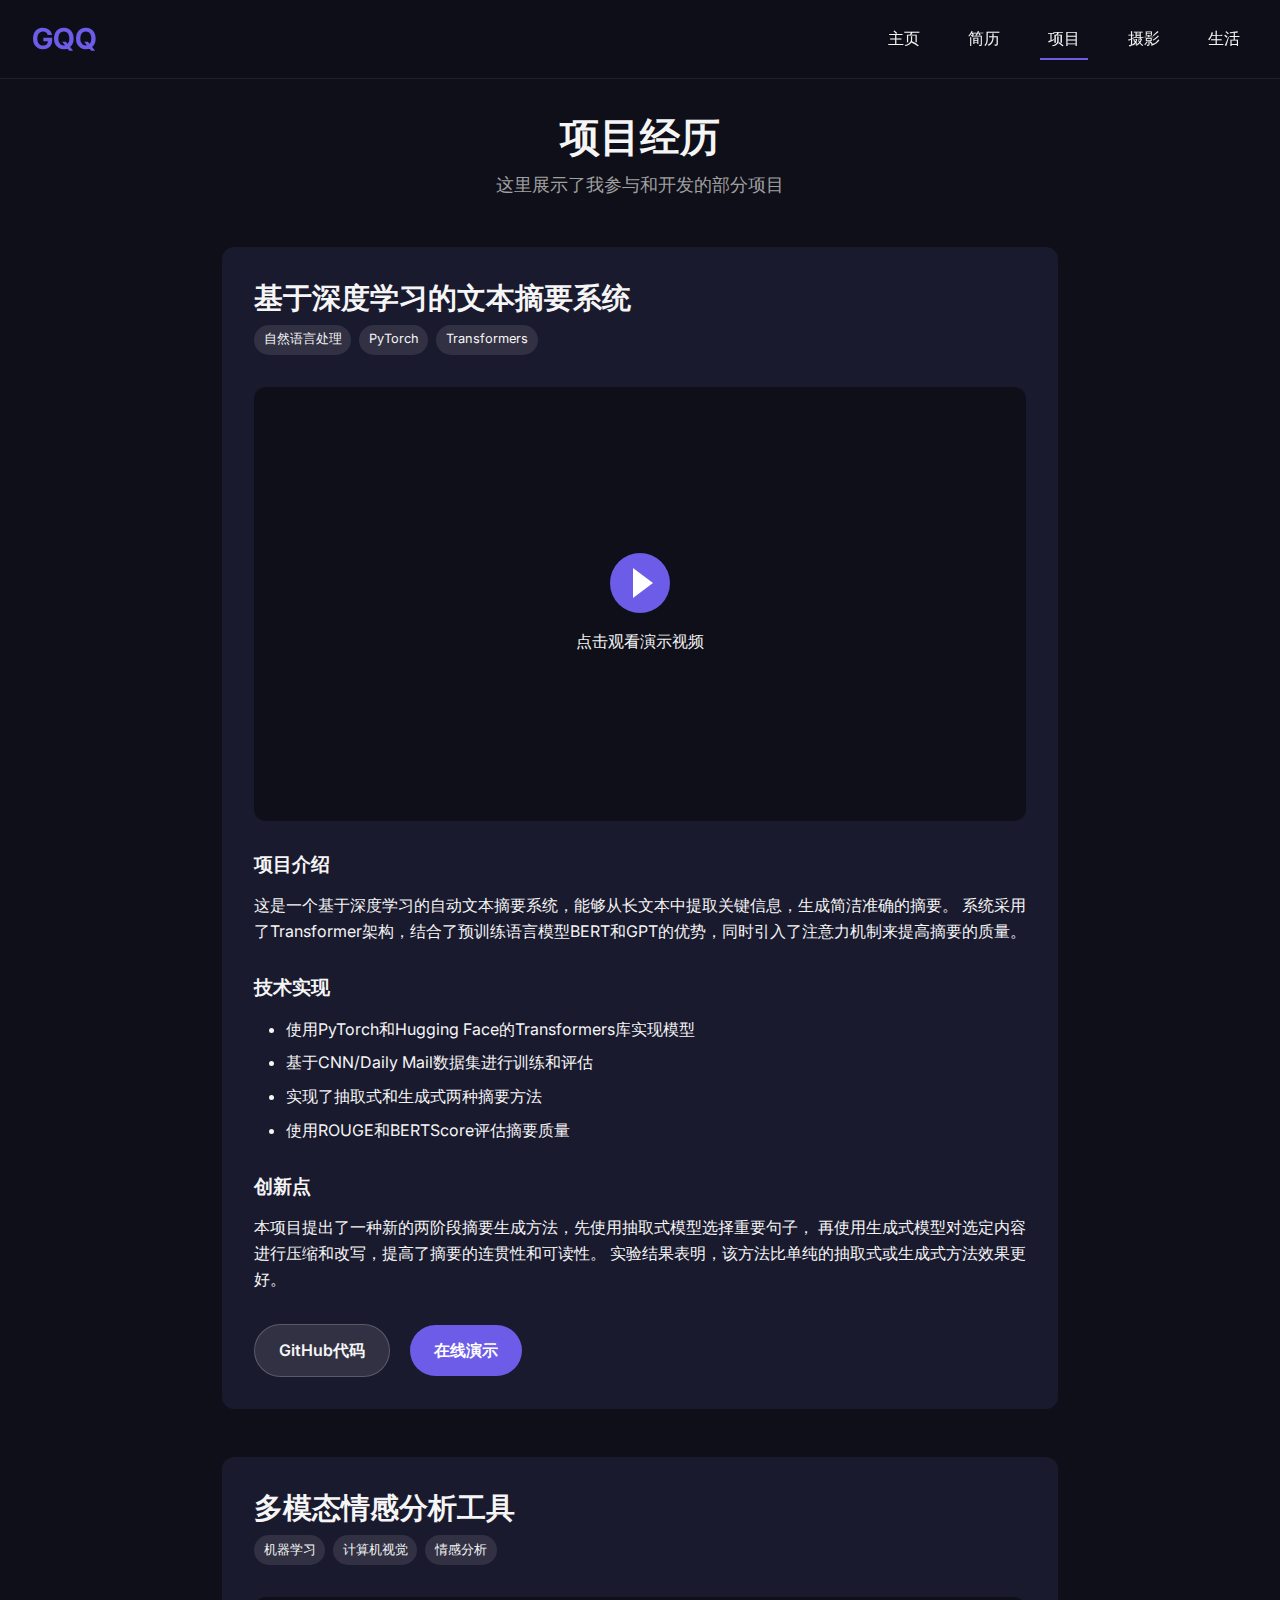
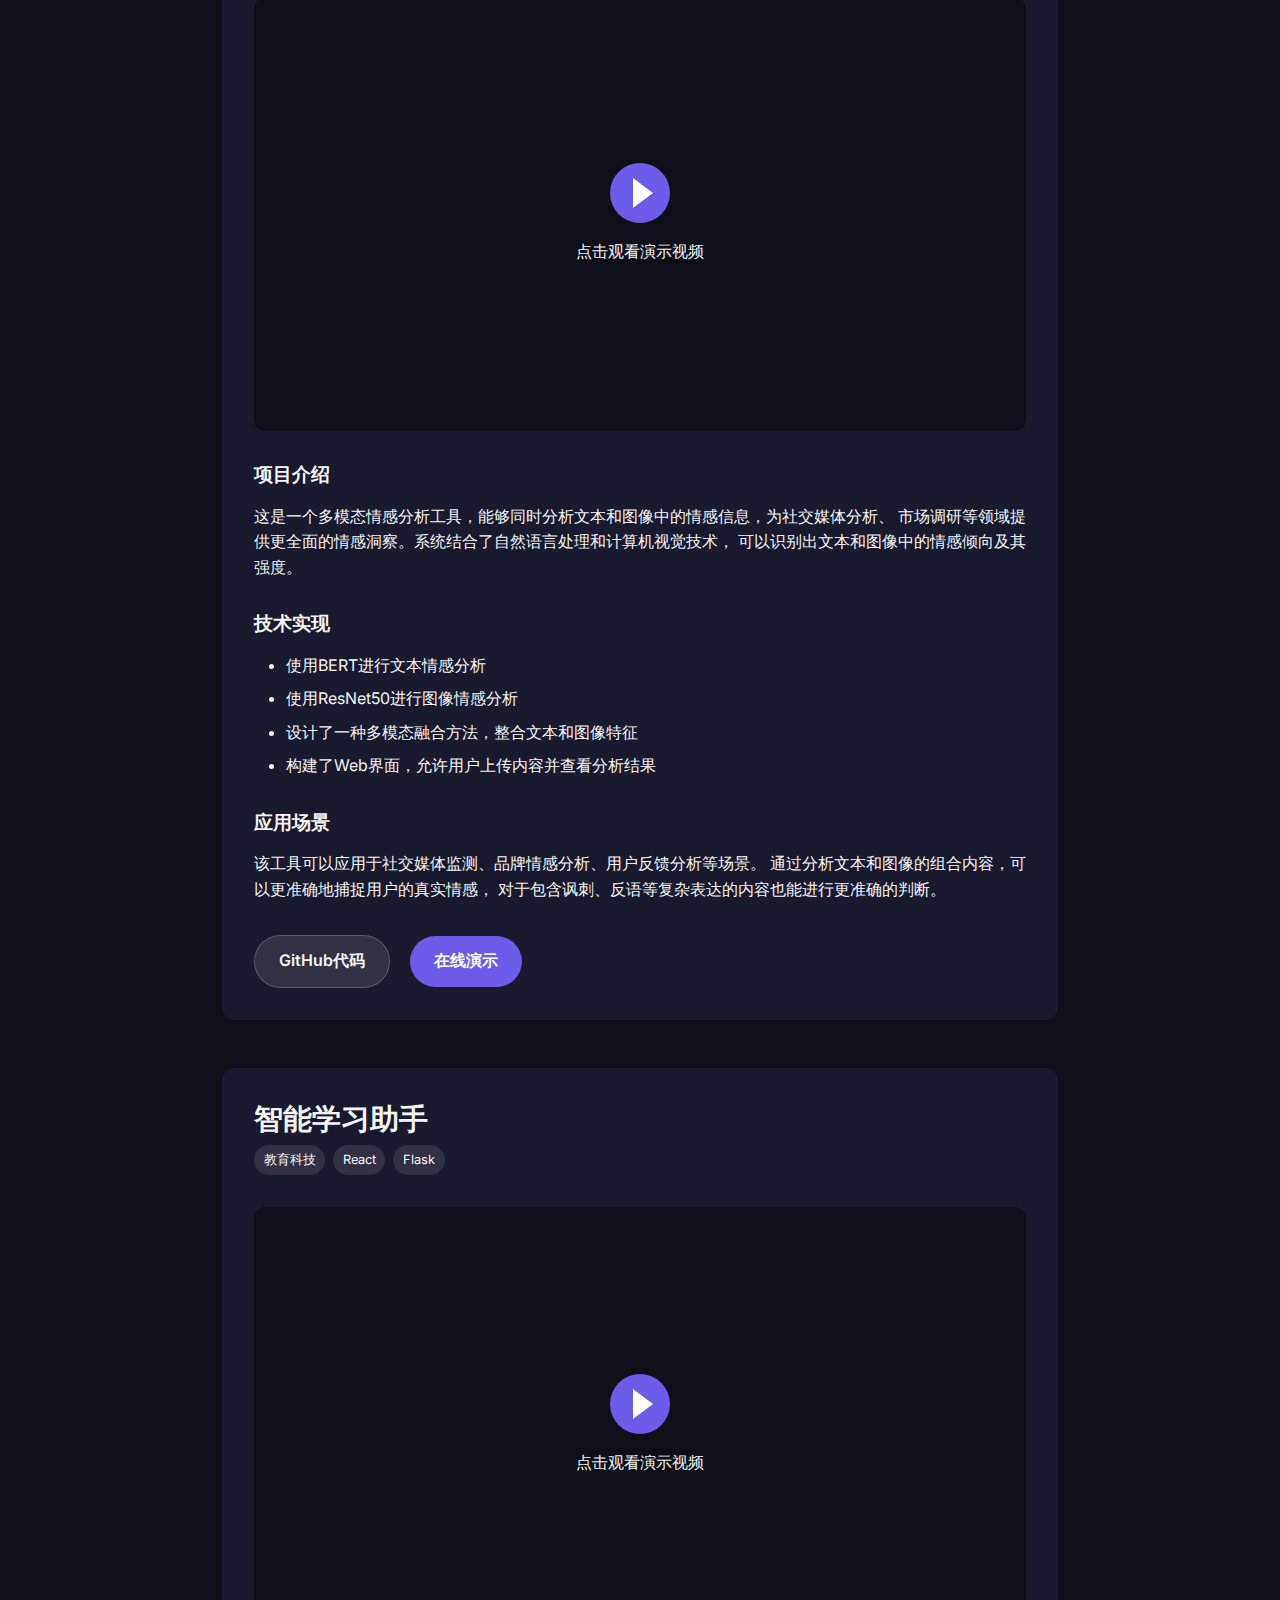
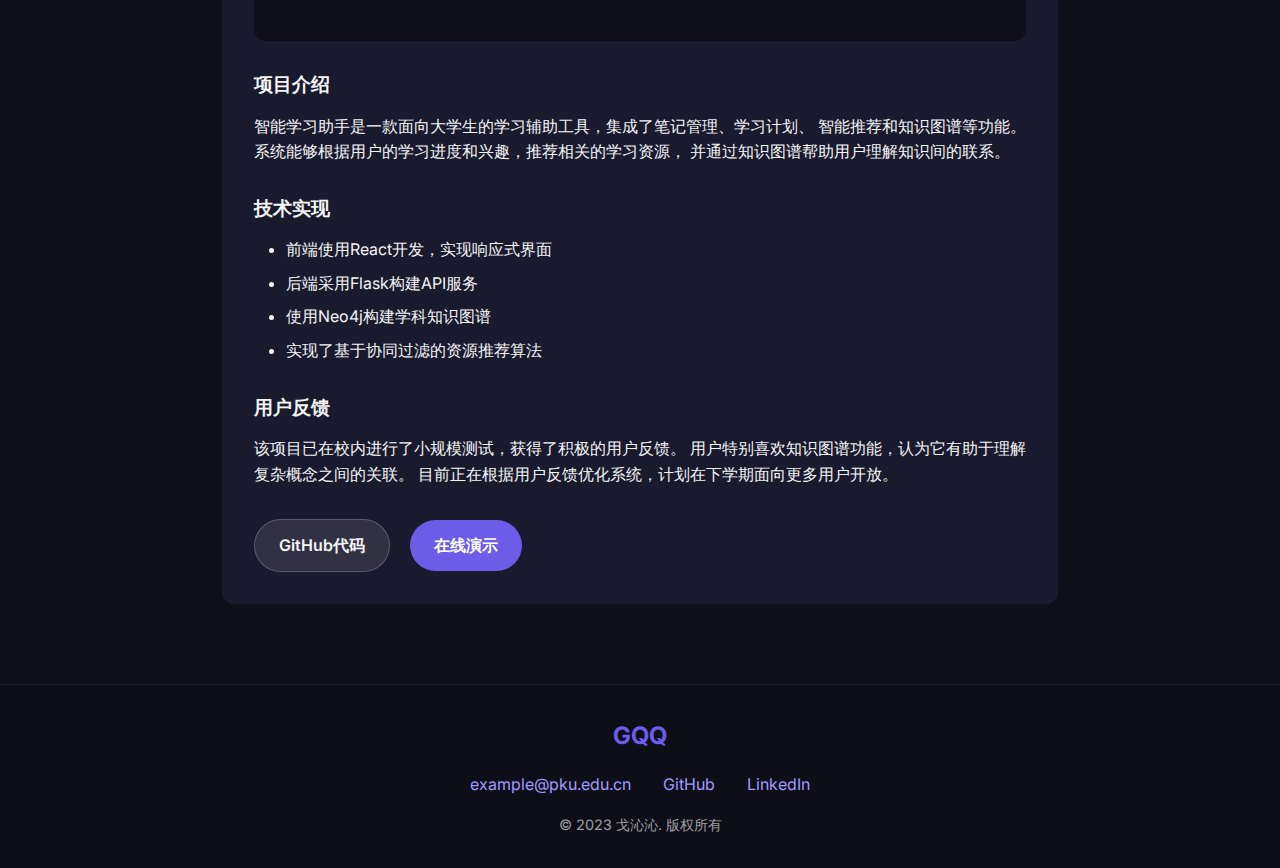
<file: projects.html>
<!DOCTYPE html>
<html lang="zh">
<head>
    <meta charset="UTF-8">
    <meta name="viewport" content="width=device-width, initial-scale=1.0">
    <title>项目经历 - 研究生个人网站</title>
    <link rel="stylesheet" href="styles.css">
    <!-- 引入字体 -->
    <link rel="preconnect" href="https://fonts.googleapis.com">
    <link rel="preconnect" href="https://fonts.gstatic.com" crossorigin>
    <link href="https://fonts.googleapis.com/css2?family=Inter:wght@300;400;500;600;700&display=swap" rel="stylesheet">
    <!-- 引入动画库 -->
    <link rel="stylesheet" href="https://cdnjs.cloudflare.com/ajax/libs/animate.css/4.1.1/animate.min.css" />
</head>
<body>
    <div class="site-container">
        <!-- 导航菜单 -->
        <nav class="navbar">
            <div class="logo">
                <a href="index.html">GQQ</a>
            </div>
            <div class="nav-links">
                <a href="index.html">主页</a>
                <a href="resume.html">简历</a>
                <a href="projects.html" class="active">项目</a>
                <a href="photography.html">摄影</a>
                <a href="life.html">生活</a>
            </div>
            <div class="menu-toggle">
                <div class="bar"></div>
                <div class="bar"></div>
                <div class="bar"></div>
            </div>
        </nav>

        <!-- 项目内容 -->
        <main class="projects-container animate__animated animate__fadeIn">
            <header class="page-header">
                <h1>项目经历</h1>
                <p class="subtitle">这里展示了我参与和开发的部分项目</p>
            </header>

            <section id="project1" class="project-details">
                <div class="project-header">
                    <h2>基于深度学习的文本摘要系统</h2>
                    <div class="project-meta">
                        <span class="tag">自然语言处理</span>
                        <span class="tag">PyTorch</span>
                        <span class="tag">Transformers</span>
                    </div>
                </div>

                <div class="project-media">
                    <div class="video-container">
                        <div class="video-placeholder">
                            <div class="play-button"></div>
                            <p>点击观看演示视频</p>
                        </div>
                    </div>
                </div>

                <div class="project-description">
                    <h3>项目介绍</h3>
                    <p>
                        这是一个基于深度学习的自动文本摘要系统，能够从长文本中提取关键信息，生成简洁准确的摘要。
                        系统采用了Transformer架构，结合了预训练语言模型BERT和GPT的优势，同时引入了注意力机制来提高摘要的质量。
                    </p>

                    <h3>技术实现</h3>
                    <ul>
                        <li>使用PyTorch和Hugging Face的Transformers库实现模型</li>
                        <li>基于CNN/Daily Mail数据集进行训练和评估</li>
                        <li>实现了抽取式和生成式两种摘要方法</li>
                        <li>使用ROUGE和BERTScore评估摘要质量</li>
                    </ul>

                    <h3>创新点</h3>
                    <p>
                        本项目提出了一种新的两阶段摘要生成方法，先使用抽取式模型选择重要句子，
                        再使用生成式模型对选定内容进行压缩和改写，提高了摘要的连贯性和可读性。
                        实验结果表明，该方法比单纯的抽取式或生成式方法效果更好。
                    </p>

                    <div class="project-links">
                        <a href="https://github.com/username/text-summarization" target="_blank" class="btn secondary">GitHub代码</a>
                        <a href="#" class="btn primary">在线演示</a>
                    </div>
                </div>
            </section>

            <section id="project2" class="project-details">
                <div class="project-header">
                    <h2>多模态情感分析工具</h2>
                    <div class="project-meta">
                        <span class="tag">机器学习</span>
                        <span class="tag">计算机视觉</span>
                        <span class="tag">情感分析</span>
                    </div>
                </div>

                <div class="project-media">
                    <div class="video-container">
                        <div class="video-placeholder">
                            <div class="play-button"></div>
                            <p>点击观看演示视频</p>
                        </div>
                    </div>
                </div>

                <div class="project-description">
                    <h3>项目介绍</h3>
                    <p>
                        这是一个多模态情感分析工具，能够同时分析文本和图像中的情感信息，为社交媒体分析、
                        市场调研等领域提供更全面的情感洞察。系统结合了自然语言处理和计算机视觉技术，
                        可以识别出文本和图像中的情感倾向及其强度。
                    </p>

                    <h3>技术实现</h3>
                    <ul>
                        <li>使用BERT进行文本情感分析</li>
                        <li>使用ResNet50进行图像情感分析</li>
                        <li>设计了一种多模态融合方法，整合文本和图像特征</li>
                        <li>构建了Web界面，允许用户上传内容并查看分析结果</li>
                    </ul>

                    <h3>应用场景</h3>
                    <p>
                        该工具可以应用于社交媒体监测、品牌情感分析、用户反馈分析等场景。
                        通过分析文本和图像的组合内容，可以更准确地捕捉用户的真实情感，
                        对于包含讽刺、反语等复杂表达的内容也能进行更准确的判断。
                    </p>

                    <div class="project-links">
                        <a href="https://github.com/username/multimodal-sentiment" target="_blank" class="btn secondary">GitHub代码</a>
                        <a href="#" class="btn primary">在线演示</a>
                    </div>
                </div>
            </section>

            <section id="project3" class="project-details">
                <div class="project-header">
                    <h2>智能学习助手</h2>
                    <div class="project-meta">
                        <span class="tag">教育科技</span>
                        <span class="tag">React</span>
                        <span class="tag">Flask</span>
                    </div>
                </div>

                <div class="project-media">
                    <div class="video-container">
                        <div class="video-placeholder">
                            <div class="play-button"></div>
                            <p>点击观看演示视频</p>
                        </div>
                    </div>
                </div>

                <div class="project-description">
                    <h3>项目介绍</h3>
                    <p>
                        智能学习助手是一款面向大学生的学习辅助工具，集成了笔记管理、学习计划、
                        智能推荐和知识图谱等功能。系统能够根据用户的学习进度和兴趣，推荐相关的学习资源，
                        并通过知识图谱帮助用户理解知识间的联系。
                    </p>

                    <h3>技术实现</h3>
                    <ul>
                        <li>前端使用React开发，实现响应式界面</li>
                        <li>后端采用Flask构建API服务</li>
                        <li>使用Neo4j构建学科知识图谱</li>
                        <li>实现了基于协同过滤的资源推荐算法</li>
                    </ul>

                    <h3>用户反馈</h3>
                    <p>
                        该项目已在校内进行了小规模测试，获得了积极的用户反馈。
                        用户特别喜欢知识图谱功能，认为它有助于理解复杂概念之间的关联。
                        目前正在根据用户反馈优化系统，计划在下学期面向更多用户开放。
                    </p>

                    <div class="project-links">
                        <a href="https://github.com/username/smart-learning-assistant" target="_blank" class="btn secondary">GitHub代码</a>
                        <a href="#" class="btn primary">在线演示</a>
                    </div>
                </div>
            </section>
        </main>

        <!-- 页脚 -->
        <footer>
            <div class="footer-content">
                <div class="footer-logo">GQQ</div>
                <div class="footer-links">
                    <a href="mailto:example@pku.edu.cn">example@pku.edu.cn</a>
                    <a href="https://github.com/username" target="_blank">GitHub</a>
                    <a href="https://linkedin.com/in/username" target="_blank">LinkedIn</a>
                </div>
                <div class="copyright">
                    &copy; 2023 戈沁沁. 版权所有
                </div>
            </div>
        </footer>
    </div>

    <script src="script.js"></script>
</body>
</html>
</file>
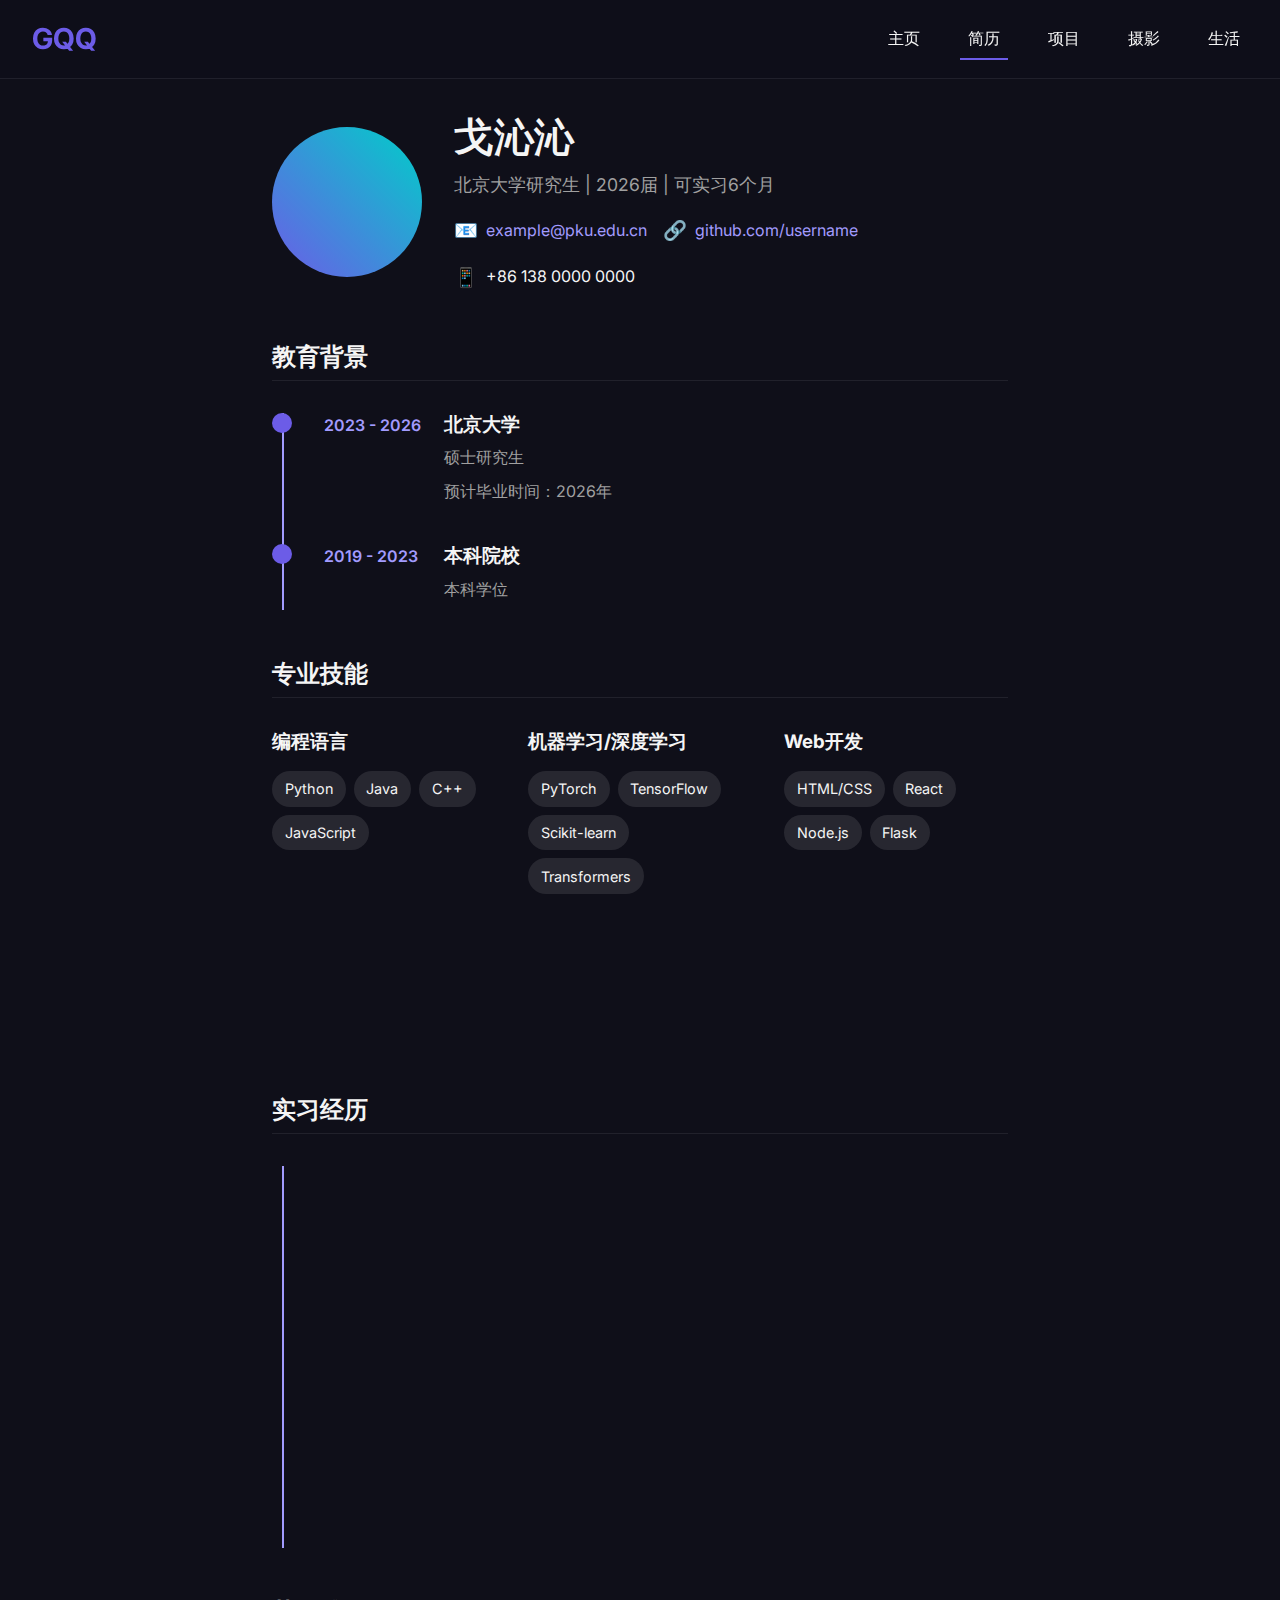
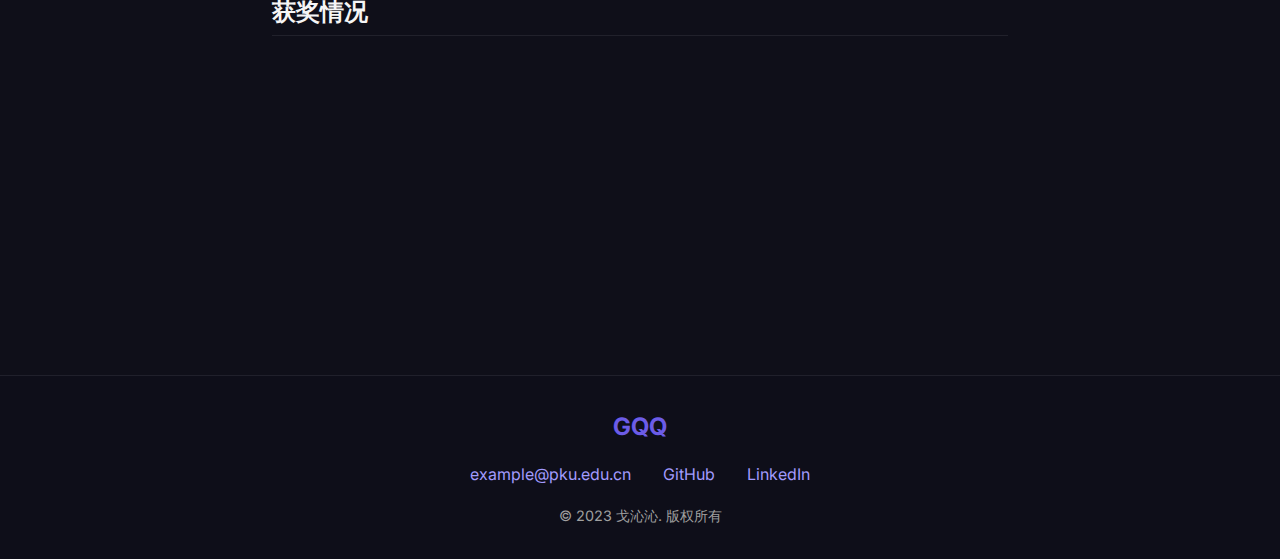
<file: resume.html>
<!DOCTYPE html>
<html lang="zh">
<head>
    <meta charset="UTF-8">
    <meta name="viewport" content="width=device-width, initial-scale=1.0">
    <title>个人简历 - 研究生个人网站</title>
    <link rel="stylesheet" href="styles.css">
    <!-- 引入字体 -->
    <link rel="preconnect" href="https://fonts.googleapis.com">
    <link rel="preconnect" href="https://fonts.gstatic.com" crossorigin>
    <link href="https://fonts.googleapis.com/css2?family=Inter:wght@300;400;500;600;700&display=swap" rel="stylesheet">
    <!-- 引入动画库 -->
    <link rel="stylesheet" href="https://cdnjs.cloudflare.com/ajax/libs/animate.css/4.1.1/animate.min.css" />
</head>
<body>
    <div class="site-container">
        <!-- 导航菜单 -->
        <nav class="navbar">
            <div class="logo">
                <a href="index.html">GQQ</a>
            </div>
            <div class="nav-links">
                <a href="index.html">主页</a>
                <a href="resume.html" class="active">简历</a>
                <a href="projects.html">项目</a>
                <a href="photography.html">摄影</a>
                <a href="life.html">生活</a>
            </div>
            <div class="menu-toggle">
                <div class="bar"></div>
                <div class="bar"></div>
                <div class="bar"></div>
            </div>
        </nav>

        <!-- 简历内容 -->
        <main class="resume-container animate__animated animate__fadeIn">
            <section class="resume-header">
                <div class="profile-image">
                    <div class="profile-placeholder"></div>
                </div>
                <div class="profile-info">
                    <h1>戈沁沁</h1>
                    <p class="subtitle">北京大学研究生 | 2026届 | 可实习6个月</p>
                    <div class="contact-info">
                        <div class="contact-item">
                            <span class="icon">📧</span>
                            <a href="mailto:example@pku.edu.cn">example@pku.edu.cn</a>
                        </div>
                        <div class="contact-item">
                            <span class="icon">🔗</span>
                            <a href="https://github.com/username" target="_blank">github.com/username</a>
                        </div>
                        <div class="contact-item">
                            <span class="icon">📱</span>
                            <span>+86 138 0000 0000</span>
                        </div>
                    </div>
                </div>
            </section>

            <section class="resume-section">
                <h2>教育背景</h2>
                <div class="timeline">
                    <div class="timeline-item">
                        <div class="timeline-dot"></div>
                        <div class="timeline-date">2023 - 2026</div>
                        <div class="timeline-content">
                            <h3>北京大学</h3>
                            <p>硕士研究生</p>
                            <p>预计毕业时间：2026年</p>
                        </div>
                    </div>
                    <div class="timeline-item">
                        <div class="timeline-dot"></div>
                        <div class="timeline-date">2019 - 2023</div>
                        <div class="timeline-content">
                            <h3>本科院校</h3>
                            <p>本科学位</p>
                        </div>
                    </div>
                </div>
            </section>

            <section class="resume-section">
                <h2>专业技能</h2>
                <div class="skills-container">
                    <div class="skill-category">
                        <h3>编程语言</h3>
                        <div class="skill-tags">
                            <span class="skill-tag">Python</span>
                            <span class="skill-tag">Java</span>
                            <span class="skill-tag">C++</span>
                            <span class="skill-tag">JavaScript</span>
                        </div>
                    </div>
                    <div class="skill-category">
                        <h3>机器学习/深度学习</h3>
                        <div class="skill-tags">
                            <span class="skill-tag">PyTorch</span>
                            <span class="skill-tag">TensorFlow</span>
                            <span class="skill-tag">Scikit-learn</span>
                            <span class="skill-tag">Transformers</span>
                        </div>
                    </div>
                    <div class="skill-category">
                        <h3>Web开发</h3>
                        <div class="skill-tags">
                            <span class="skill-tag">HTML/CSS</span>
                            <span class="skill-tag">React</span>
                            <span class="skill-tag">Node.js</span>
                            <span class="skill-tag">Flask</span>
                        </div>
                    </div>
                    <div class="skill-category">
                        <h3>其他技能</h3>
                        <div class="skill-tags">
                            <span class="skill-tag">Git</span>
                            <span class="skill-tag">Docker</span>
                            <span class="skill-tag">Linux</span>
                            <span class="skill-tag">SQL</span>
                        </div>
                    </div>
                </div>
            </section>

            <section class="resume-section">
                <h2>实习经历</h2>
                <div class="timeline">
                    <div class="timeline-item">
                        <div class="timeline-dot"></div>
                        <div class="timeline-date">2022.6 - 2022.9</div>
                        <div class="timeline-content">
                            <h3>百度 - 自然语言处理研究实习生</h3>
                            <p>负责改进中文预训练语言模型，提升了模型在多个下游任务上的表现。</p>
                            <ul>
                                <li>设计并实现了一种新的预训练任务，提高了模型对长文本的理解能力</li>
                                <li>优化了数据处理流程，将训练速度提升了30%</li>
                                <li>合作撰写了一篇会议论文，被EMNLP 2022录用</li>
                            </ul>
                        </div>
                    </div>
                    <div class="timeline-item">
                        <div class="timeline-dot"></div>
                        <div class="timeline-date">2021.7 - 2021.9</div>
                        <div class="timeline-content">
                            <h3>腾讯 - 算法实习生</h3>
                            <p>在腾讯广告团队实习，负责开发点击率预测模型。</p>
                            <ul>
                                <li>改进了特征工程流程，提高了模型准确度</li>
                                <li>实现了模型的A/B测试框架，评估了新算法的效果</li>
                                <li>优化了推荐系统的实时计算模块，降低了响应时间</li>
                            </ul>
                        </div>
                    </div>
                </div>
            </section>

            <section class="resume-section">
                <h2>获奖情况</h2>
                <div class="awards">
                    <div class="award-item">
                        <div class="award-year">2022</div>
                        <div class="award-content">
                            <h3>国家奖学金</h3>
                            <p>教育部颁发的最高荣誉奖学金</p>
                        </div>
                    </div>
                    <div class="award-item">
                        <div class="award-year">2021</div>
                        <div class="award-content">
                            <h3>ACM-ICPC全国大学生程序设计竞赛</h3>
                            <p>银牌</p>
                        </div>
                    </div>
                    <div class="award-item">
                        <div class="award-year">2020</div>
                        <div class="award-content">
                            <h3>"互联网+"创新创业大赛</h3>
                            <p>校级金奖</p>
                        </div>
                    </div>
                </div>
            </section>
        </main>

        <!-- 页脚 -->
        <footer>
            <div class="footer-content">
                <div class="footer-logo">GQQ</div>
                <div class="footer-links">
                    <a href="mailto:example@pku.edu.cn">example@pku.edu.cn</a>
                    <a href="https://github.com/username" target="_blank">GitHub</a>
                    <a href="https://linkedin.com/in/username" target="_blank">LinkedIn</a>
                </div>
                <div class="copyright">
                    &copy; 2023 戈沁沁. 版权所有
                </div>
            </div>
        </footer>
    </div>

    <script src="script.js"></script>
</body>
</html>
</file>
<file: styles.css>
:root {
    /* 主色调 */
    --primary-color: #6c5ce7;
    --primary-light: #a29bfe;
    --secondary-color: #00cec9;
    
    /* 深色主题背景 */
    --bg-dark: #0f0f19;
    --bg-card: #1a1a2e;
    --bg-card-hover: #22223b;
    
    /* 文字颜色 */
    --text-light: #f5f5f5;
    --text-muted: #a0a0a0;
    --text-dark: #2c3e50;
    
    /* 边框和阴影 */
    --border-color: rgba(255, 255, 255, 0.08);
    --shadow-color: rgba(0, 0, 0, 0.4);
    
    /* 间距 */
    --spacing-xs: 0.5rem;
    --spacing-sm: 1rem;
    --spacing-md: 2rem;
    --spacing-lg: 3rem;
    --spacing-xl: 5rem;
    
    /* 其他 */
    --border-radius: 12px;
    --transition-speed: 0.3s;
}

/* 全局样式 */
* {
    margin: 0;
    padding: 0;
    box-sizing: border-box;
}

body {
    font-family: 'Inter', 'PingFang SC', 'Microsoft YaHei', sans-serif;
    line-height: 1.6;
    color: var(--text-light);
    background-color: var(--bg-dark);
    font-size: 16px;
}

h1, h2, h3, h4, h5, h6 {
    font-weight: 700;
    line-height: 1.3;
    margin-bottom: var(--spacing-sm);
}

a {
    color: var(--primary-light);
    text-decoration: none;
    transition: color var(--transition-speed);
}

a:hover {
    color: var(--secondary-color);
}

/* 容器 */
.site-container {
    display: flex;
    flex-direction: column;
    min-height: 100vh;
}

main {
    flex-grow: 1;
    padding: var(--spacing-md) var(--spacing-md);
    max-width: 1200px;
    margin: 0 auto;
    width: 100%;
}

/* 导航栏 */
.navbar {
    display: flex;
    justify-content: space-between;
    align-items: center;
    padding: var(--spacing-sm) var(--spacing-md);
    background-color: rgba(15, 15, 25, 0.95);
    backdrop-filter: blur(10px);
    position: sticky;
    top: 0;
    z-index: 1000;
    border-bottom: 1px solid var(--border-color);
}

.logo a {
    font-size: 1.8rem;
    font-weight: 700;
    color: var(--primary-color);
}

.nav-links {
    display: flex;
    gap: var(--spacing-md);
}

.nav-links a {
    color: var(--text-light);
    font-weight: 500;
    padding: 0.5rem;
    position: relative;
}

.nav-links a::after {
    content: '';
    position: absolute;
    bottom: 0;
    left: 0;
    width: 0;
    height: 2px;
    background-color: var(--primary-color);
    transition: width var(--transition-speed);
}

.nav-links a:hover::after,
.nav-links a.active::after {
    width: 100%;
}

.menu-toggle {
    display: none;
    flex-direction: column;
    cursor: pointer;
}

.bar {
    width: 25px;
    height: 3px;
    background-color: var(--text-light);
    margin: 3px 0;
    transition: all var(--transition-speed);
}

/* 按钮样式 */
.btn {
    display: inline-block;
    padding: 0.8rem 1.5rem;
    border-radius: 30px;
    font-weight: 600;
    transition: all var(--transition-speed);
    text-align: center;
    cursor: pointer;
    margin-right: var(--spacing-sm);
}

.primary {
    background-color: var(--primary-color);
    color: white;
}

.primary:hover {
    background-color: var(--primary-light);
    color: white;
    transform: translateY(-3px);
    box-shadow: 0 6px 12px rgba(108, 92, 231, 0.3);
}

.secondary {
    background-color: rgba(255, 255, 255, 0.1);
    color: var(--text-light);
    border: 1px solid rgba(255, 255, 255, 0.2);
}

.secondary:hover {
    background-color: rgba(255, 255, 255, 0.15);
    color: var(--text-light);
    transform: translateY(-3px);
    box-shadow: 0 6px 12px rgba(0, 0, 0, 0.1);
}

.buttons {
    margin-top: var(--spacing-md);
}

/* 页脚 */
footer {
    background-color: rgba(15, 15, 25, 0.95);
    border-top: 1px solid var(--border-color);
    padding: var(--spacing-md) 0;
    text-align: center;
}

.footer-content {
    max-width: 1200px;
    margin: 0 auto;
    padding: 0 var(--spacing-md);
}

.footer-logo {
    font-size: 1.5rem;
    font-weight: 700;
    color: var(--primary-color);
    margin-bottom: var(--spacing-sm);
}

.footer-links {
    display: flex;
    justify-content: center;
    gap: var(--spacing-md);
    margin-bottom: var(--spacing-sm);
}

.copyright {
    color: var(--text-muted);
    font-size: 0.9rem;
}

/* 主页样式 */
.hero {
    display: flex;
    align-items: center;
    gap: var(--spacing-md);
    padding: var(--spacing-lg) 0;
}

.hero-content {
    flex: 1;
}

.hero-content h1 {
    font-size: 3rem;
    margin-bottom: var(--spacing-sm);
}

.hero-content .highlight {
    color: var(--primary-color);
}

.hero-content .subtitle {
    font-size: 1.2rem;
    color: var(--text-muted);
    margin-bottom: var(--spacing-sm);
}

.hero-content .description {
    font-size: 1.1rem;
    margin-bottom: var(--spacing-md);
}

.hero-image {
    flex: 1;
    display: flex;
    justify-content: center;
    align-items: center;
}

.profile-shape {
    width: 300px;
    height: 300px;
    background: linear-gradient(45deg, var(--primary-color), var(--secondary-color));
    border-radius: 60% 40% 30% 70% / 60% 30% 70% 40%;
    animation: morph 8s ease-in-out infinite;
}

@keyframes morph {
    0% {
        border-radius: 60% 40% 30% 70% / 60% 30% 70% 40%;
    }
    50% {
        border-radius: 30% 60% 70% 40% / 50% 60% 30% 60%;
    }
    100% {
        border-radius: 60% 40% 30% 70% / 60% 30% 70% 40%;
    }
}

.featured-projects, .photography-preview {
    padding: var(--spacing-lg) 0;
}

.featured-projects h2, .photography-preview h2 {
    text-align: center;
    margin-bottom: var(--spacing-md);
    font-size: 2rem;
}

.projects-grid {
    display: grid;
    grid-template-columns: repeat(auto-fit, minmax(300px, 1fr));
    gap: var(--spacing-md);
    margin-bottom: var(--spacing-md);
}

.project-card {
    background-color: var(--bg-card);
    border-radius: var(--border-radius);
    overflow: hidden;
    transition: transform var(--transition-speed), box-shadow var(--transition-speed);
}

.project-card:hover {
    transform: translateY(-10px);
    box-shadow: 0 10px 20px var(--shadow-color);
}

.project-image {
    height: 200px;
    background-size: cover;
    background-position: center;
}

.project-info {
    padding: var(--spacing-sm);
}

.project-info h3 {
    margin-bottom: var(--spacing-xs);
}

.project-info p {
    color: var(--text-muted);
    margin-bottom: var(--spacing-sm);
}

.read-more {
    display: inline-block;
    margin-top: var(--spacing-xs);
    font-weight: 500;
}

.gallery {
    display: grid;
    grid-template-columns: repeat(auto-fit, minmax(250px, 1fr));
    gap: 1rem;
    margin-bottom: var(--spacing-md);
}

.gallery-item {
    height: 200px;
    background-size: cover;
    background-position: center;
    border-radius: var(--border-radius);
    transition: transform var(--transition-speed);
    cursor: pointer;
}

.gallery-item:hover {
    transform: scale(1.03);
}

.center {
    text-align: center;
}

/* 简历页面样式 */
.resume-container {
    max-width: 800px;
    margin: 0 auto;
}

.resume-header {
    display: flex;
    align-items: center;
    gap: var(--spacing-md);
    margin-bottom: var(--spacing-lg);
}

.profile-image {
    flex-shrink: 0;
}

.profile-placeholder {
    width: 150px;
    height: 150px;
    background: linear-gradient(45deg, var(--primary-color), var(--secondary-color));
    border-radius: 50%;
}

.profile-info h1 {
    font-size: 2.5rem;
    margin-bottom: var(--spacing-xs);
}

.profile-info .subtitle {
    font-size: 1.1rem;
    color: var(--text-muted);
    margin-bottom: var(--spacing-sm);
}

.contact-info {
    display: flex;
    flex-wrap: wrap;
    gap: var(--spacing-sm);
    margin-top: var(--spacing-sm);
}

.contact-item {
    display: flex;
    align-items: center;
    gap: 0.5rem;
}

.icon {
    font-size: 1.2rem;
}

.resume-section {
    margin-bottom: var(--spacing-lg);
}

.resume-section h2 {
    border-bottom: 1px solid var(--border-color);
    padding-bottom: var(--spacing-xs);
    margin-bottom: var(--spacing-md);
}

.timeline {
    position: relative;
}

.timeline::before {
    content: '';
    position: absolute;
    left: 10px;
    top: 0;
    height: 100%;
    width: 2px;
    background-color: var(--primary-light);
}

.timeline-item {
    display: flex;
    margin-bottom: var(--spacing-md);
    position: relative;
}

.timeline-dot {
    width: 20px;
    height: 20px;
    background-color: var(--primary-color);
    border-radius: 50%;
    margin-right: var(--spacing-md);
    position: relative;
    z-index: 1;
}

.timeline-date {
    min-width: 120px;
    font-weight: 600;
    color: var(--primary-light);
}

.timeline-content {
    flex: 1;
}

.timeline-content h3 {
    margin-bottom: var(--spacing-xs);
}

.timeline-content p {
    color: var(--text-muted);
    margin-bottom: var(--spacing-xs);
}

.timeline-content ul {
    margin-top: var(--spacing-sm);
    padding-left: var(--spacing-md);
}

.timeline-content li {
    margin-bottom: var(--spacing-xs);
}

.skills-container {
    display: grid;
    grid-template-columns: repeat(auto-fit, minmax(200px, 1fr));
    gap: var(--spacing-md);
}

.skill-category h3 {
    margin-bottom: var(--spacing-sm);
}

.skill-tags {
    display: flex;
    flex-wrap: wrap;
    gap: 0.5rem;
}

.skill-tag {
    background-color: rgba(255, 255, 255, 0.1);
    padding: 0.4rem 0.8rem;
    border-radius: 20px;
    font-size: 0.9rem;
}

.awards {
    display: grid;
    grid-template-columns: repeat(auto-fit, minmax(250px, 1fr));
    gap: var(--spacing-md);
}

.award-item {
    background-color: var(--bg-card);
    border-radius: var(--border-radius);
    padding: var(--spacing-sm);
    display: flex;
    align-items: flex-start;
}

.award-year {
    font-weight: 700;
    color: var(--primary-color);
    margin-right: var(--spacing-sm);
    min-width: 60px;
}

.award-content h3 {
    font-size: 1.1rem;
    margin-bottom: var(--spacing-xs);
}

.award-content p {
    color: var(--text-muted);
    font-size: 0.9rem;
}

/* 项目页面样式 */
.projects-container {
    max-width: 900px;
    margin: 0 auto;
}

.page-header {
    text-align: center;
    margin-bottom: var(--spacing-lg);
}

.page-header h1 {
    font-size: 2.5rem;
    margin-bottom: var(--spacing-xs);
}

.page-header .subtitle {
    color: var(--text-muted);
    font-size: 1.1rem;
}

.project-details {
    background-color: var(--bg-card);
    border-radius: var(--border-radius);
    padding: var(--spacing-md);
    margin-bottom: var(--spacing-lg);
}

.project-header {
    margin-bottom: var(--spacing-md);
}

.project-header h2 {
    font-size: 1.8rem;
    margin-bottom: var(--spacing-xs);
}

.project-meta {
    display: flex;
    flex-wrap: wrap;
    gap: 0.5rem;
}

.tag {
    background-color: rgba(255, 255, 255, 0.1);
    padding: 0.3rem 0.6rem;
    border-radius: 15px;
    font-size: 0.8rem;
}

.project-media {
    margin-bottom: var(--spacing-md);
}

.video-container {
    width: 100%;
    height: 0;
    padding-bottom: 56.25%; /* 16:9 aspect ratio */
    position: relative;
    border-radius: var(--border-radius);
    overflow: hidden;
}

.video-placeholder {
    position: absolute;
    top: 0;
    left: 0;
    width: 100%;
    height: 100%;
    background-color: var(--bg-dark);
    display: flex;
    flex-direction: column;
    justify-content: center;
    align-items: center;
    cursor: pointer;
}

.play-button {
    width: 60px;
    height: 60px;
    background-color: var(--primary-color);
    border-radius: 50%;
    display: flex;
    justify-content: center;
    align-items: center;
    margin-bottom: var(--spacing-sm);
    position: relative;
}

.play-button::after {
    content: '';
    width: 0;
    height: 0;
    border-top: 15px solid transparent;
    border-bottom: 15px solid transparent;
    border-left: 20px solid white;
    margin-left: 5px;
}

.project-description h3 {
    margin-top: var(--spacing-md);
    margin-bottom: var(--spacing-sm);
}

.project-description p {
    margin-bottom: var(--spacing-sm);
}

.project-description ul {
    margin-bottom: var(--spacing-md);
    padding-left: var(--spacing-md);
}

.project-description li {
    margin-bottom: var(--spacing-xs);
}

.project-links {
    margin-top: var(--spacing-md);
}

/* 摄影页面样式 */
.photography-container {
    max-width: 1200px;
    margin: 0 auto;
}

.gallery-filters {
    display: flex;
    justify-content: center;
    flex-wrap: wrap;
    gap: var(--spacing-sm);
    margin-bottom: var(--spacing-md);
}

.filter-btn {
    background-color: transparent;
    border: 1px solid var(--border-color);
    color: var(--text-light);
    padding: 0.5rem 1rem;
    border-radius: 20px;
    cursor: pointer;
    transition: all var(--transition-speed);
}

.filter-btn:hover, .filter-btn.active {
    background-color: var(--primary-color);
    border-color: var(--primary-color);
}

.photo-gallery {
    display: grid;
    grid-template-columns: repeat(auto-fill, minmax(300px, 1fr));
    gap: var(--spacing-md);
    margin-bottom: var(--spacing-lg);
}

.gallery-item {
    position: relative;
    border-radius: var(--border-radius);
    overflow: hidden;
    aspect-ratio: 1 / 1;
}

.gallery-image {
    width: 100%;
    height: 100%;
    background-size: cover;
    background-position: center;
    transition: transform var(--transition-speed);
}

.gallery-item:hover .gallery-image {
    transform: scale(1.05);
}

.gallery-caption {
    position: absolute;
    bottom: 0;
    left: 0;
    right: 0;
    padding: var(--spacing-sm);
    background: linear-gradient(to top, rgba(0, 0, 0, 0.8), transparent);
    opacity: 0;
    transition: opacity var(--transition-speed);
}

.gallery-item:hover .gallery-caption {
    opacity: 1;
}

.gallery-caption h3 {
    margin-bottom: 0.2rem;
}

.gallery-caption p {
    font-size: 0.9rem;
    color: var(--text-muted);
}

.photography-about {
    background-color: var(--bg-card);
    border-radius: var(--border-radius);
    padding: var(--spacing-md);
    margin-top: var(--spacing-lg);
}

.photography-about h2 {
    margin-bottom: var(--spacing-sm);
}

.photography-about p {
    margin-bottom: var(--spacing-sm);
}

/* 生活页面样式 */
.life-container {
    max-width: 1000px;
    margin: 0 auto;
}

.life-categories {
    display: flex;
    justify-content: center;
    flex-wrap: wrap;
    gap: var(--spacing-sm);
    margin-bottom: var(--spacing-md);
}

.category-btn {
    background-color: transparent;
    border: 1px solid var(--border-color);
    color: var(--text-light);
    padding: 0.5rem 1rem;
    border-radius: 20px;
    cursor: pointer;
    transition: all var(--transition-speed);
}

.category-btn:hover, .category-btn.active {
    background-color: var(--primary-color);
    border-color: var(--primary-color);
}

.life-posts {
    display: grid;
    grid-template-columns: repeat(auto-fit, minmax(300px, 1fr));
    gap: var(--spacing-md);
    margin-bottom: var(--spacing-lg);
}

.post-card {
    background-color: var(--bg-card);
    border-radius: var(--border-radius);
    overflow: hidden;
    transition: transform var(--transition-speed);
}

.post-card:hover {
    transform: translateY(-5px);
}

.post-image {
    height: 200px;
    background-size: cover;
    background-position: center;
}

.post-content {
    padding: var(--spacing-sm);
}

.full-width {
    grid-column: 1 / -1;
}

.post-date {
    font-size: 0.9rem;
    color: var(--text-muted);
    margin-bottom: var(--spacing-xs);
}

.post-title {
    font-size: 1.3rem;
    margin-bottom: var(--spacing-xs);
}

.post-excerpt {
    color: var(--text-muted);
    margin-bottom: var(--spacing-sm);
}

.video-sharing {
    margin-top: var(--spacing-lg);
}

.video-sharing h2 {
    text-align: center;
    margin-bottom: var(--spacing-xs);
}

.video-sharing .subtitle {
    text-align: center;
    color: var(--text-muted);
    margin-bottom: var(--spacing-md);
}

.video-grid {
    display: grid;
    grid-template-columns: repeat(auto-fit, minmax(300px, 1fr));
    gap: var(--spacing-md);
}

.video-card {
    background-color: var(--bg-card);
    border-radius: var(--border-radius);
    overflow: hidden;
    transition: transform var(--transition-speed);
}

.video-card:hover {
    transform: translateY(-5px);
}

.video-thumbnail {
    height: 180px;
    background-size: cover;
    background-position: center;
    position: relative;
    cursor: pointer;
}

.play-icon {
    position: absolute;
    top: 50%;
    left: 50%;
    transform: translate(-50%, -50%);
    width: 50px;
    height: 50px;
    background-color: rgba(108, 92, 231, 0.8);
    border-radius: 50%;
    display: flex;
    justify-content: center;
    align-items: center;
}

.play-icon::after {
    content: '';
    width: 0;
    height: 0;
    border-top: 10px solid transparent;
    border-bottom: 10px solid transparent;
    border-left: 15px solid white;
    margin-left: 3px;
}

.video-info {
    padding: var(--spacing-sm);
}

.video-info h3 {
    margin-bottom: var(--spacing-xs);
}

.video-info p {
    color: var(--text-muted);
}

/* 响应式设计 */
@media (max-width: 768px) {
    .hero {
        flex-direction: column-reverse;
        text-align: center;
        padding: var(--spacing-md) 0;
    }

    .hero-content h1 {
        font-size: 2.5rem;
    }

    .buttons {
        display: flex;
        flex-direction: column;
        gap: var(--spacing-sm);
    }

    .btn {
        margin-right: 0;
    }

    .profile-shape {
        width: 250px;
        height: 250px;
        margin-bottom: var(--spacing-md);
    }

    .resume-header {
        flex-direction: column;
        text-align: center;
    }

    .profile-info {
        text-align: center;
    }

    .contact-info {
        justify-content: center;
    }

    .timeline-item {
        flex-direction: column;
    }

    .timeline-date {
        margin-bottom: var(--spacing-xs);
    }

    .nav-links {
        display: none;
        position: fixed;
        top: 60px;
        left: 0;
        right: 0;
        background-color: var(--bg-dark);
        border-bottom: 1px solid var(--border-color);
        flex-direction: column;
        padding: var(--spacing-md);
        gap: var(--spacing-md);
    }

    .nav-links.active {
        display: flex;
    }

    .menu-toggle {
        display: flex;
    }

    .menu-toggle.active .bar:nth-child(1) {
        transform: rotate(-45deg) translate(-5px, 6px);
    }

    .menu-toggle.active .bar:nth-child(2) {
        opacity: 0;
    }

    .menu-toggle.active .bar:nth-child(3) {
        transform: rotate(45deg) translate(-5px, -6px);
    }
}

@media (max-width: 480px) {
    .hero-content h1 {
        font-size: 2rem;
    }

    .profile-shape {
        width: 200px;
        height: 200px;
    }

    .projects-grid, .gallery, .life-posts, .video-grid {
        grid-template-columns: 1fr;
    }
}
</file>
